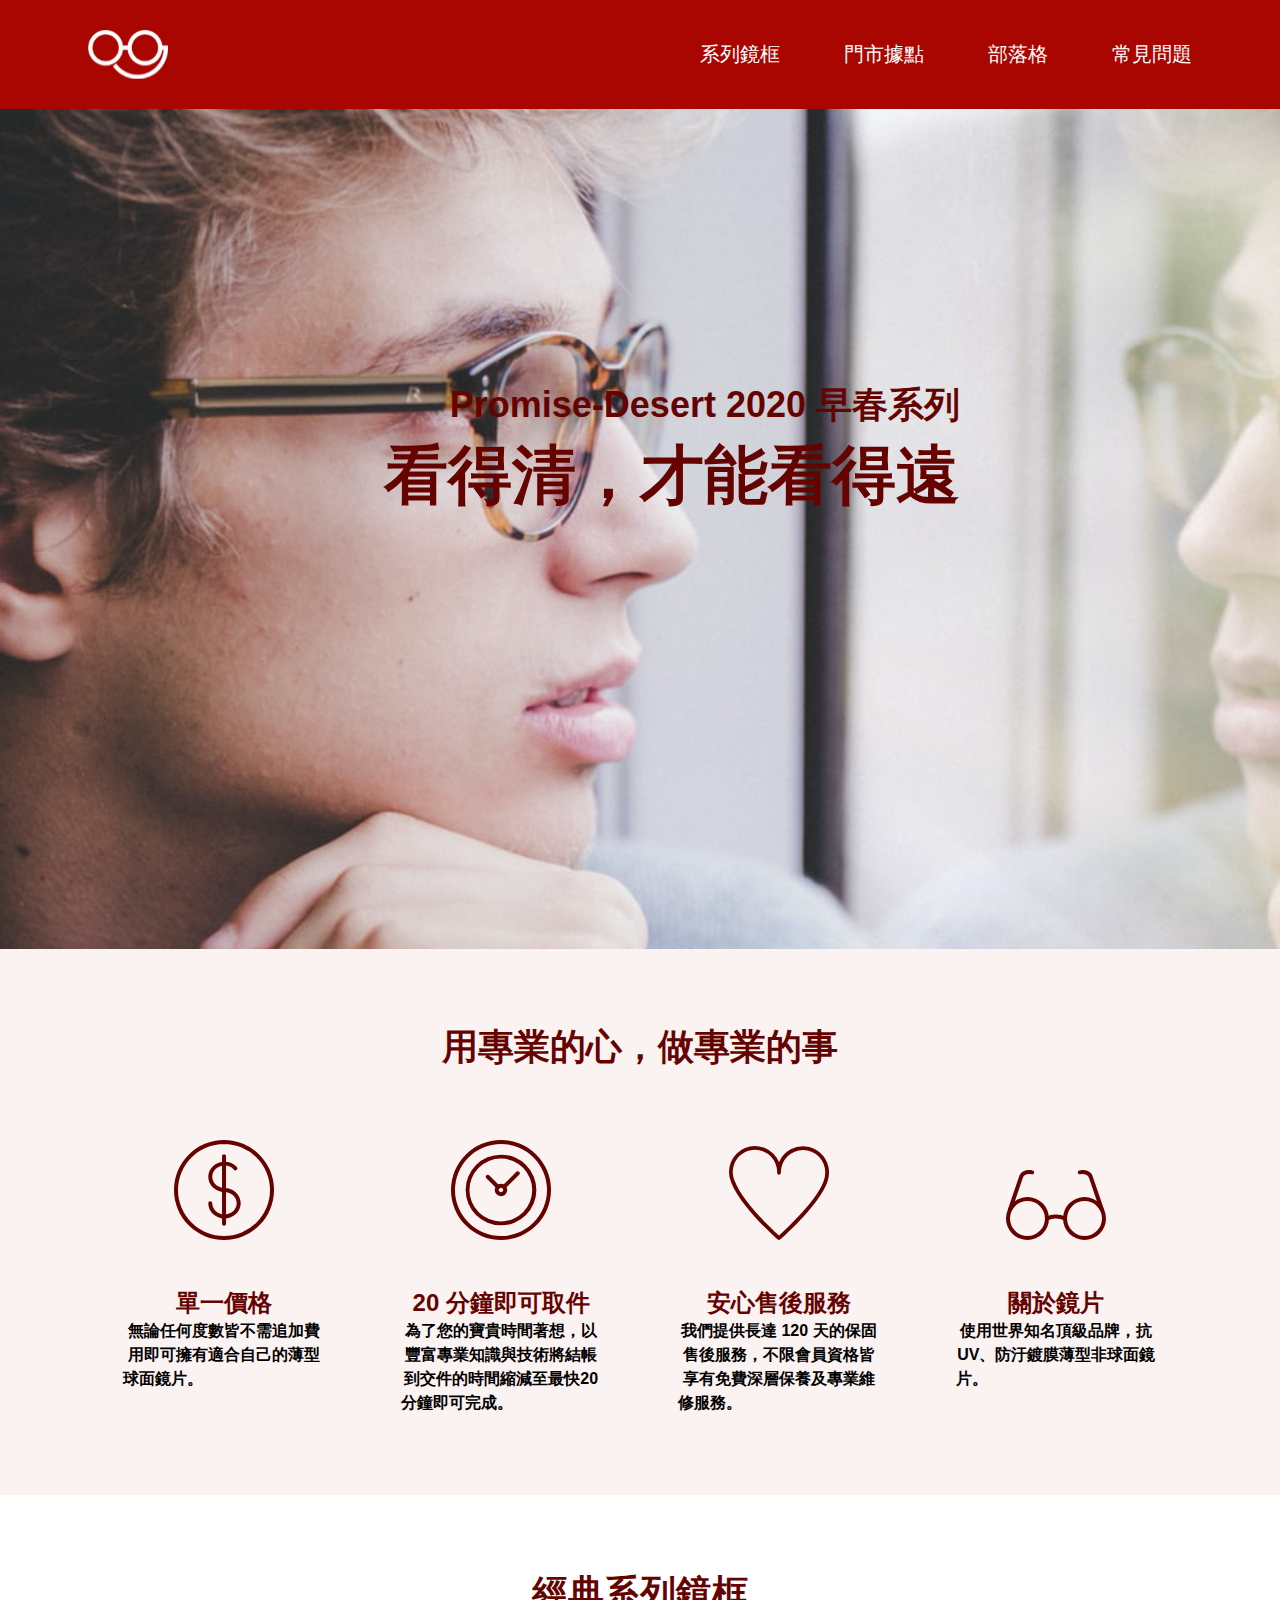
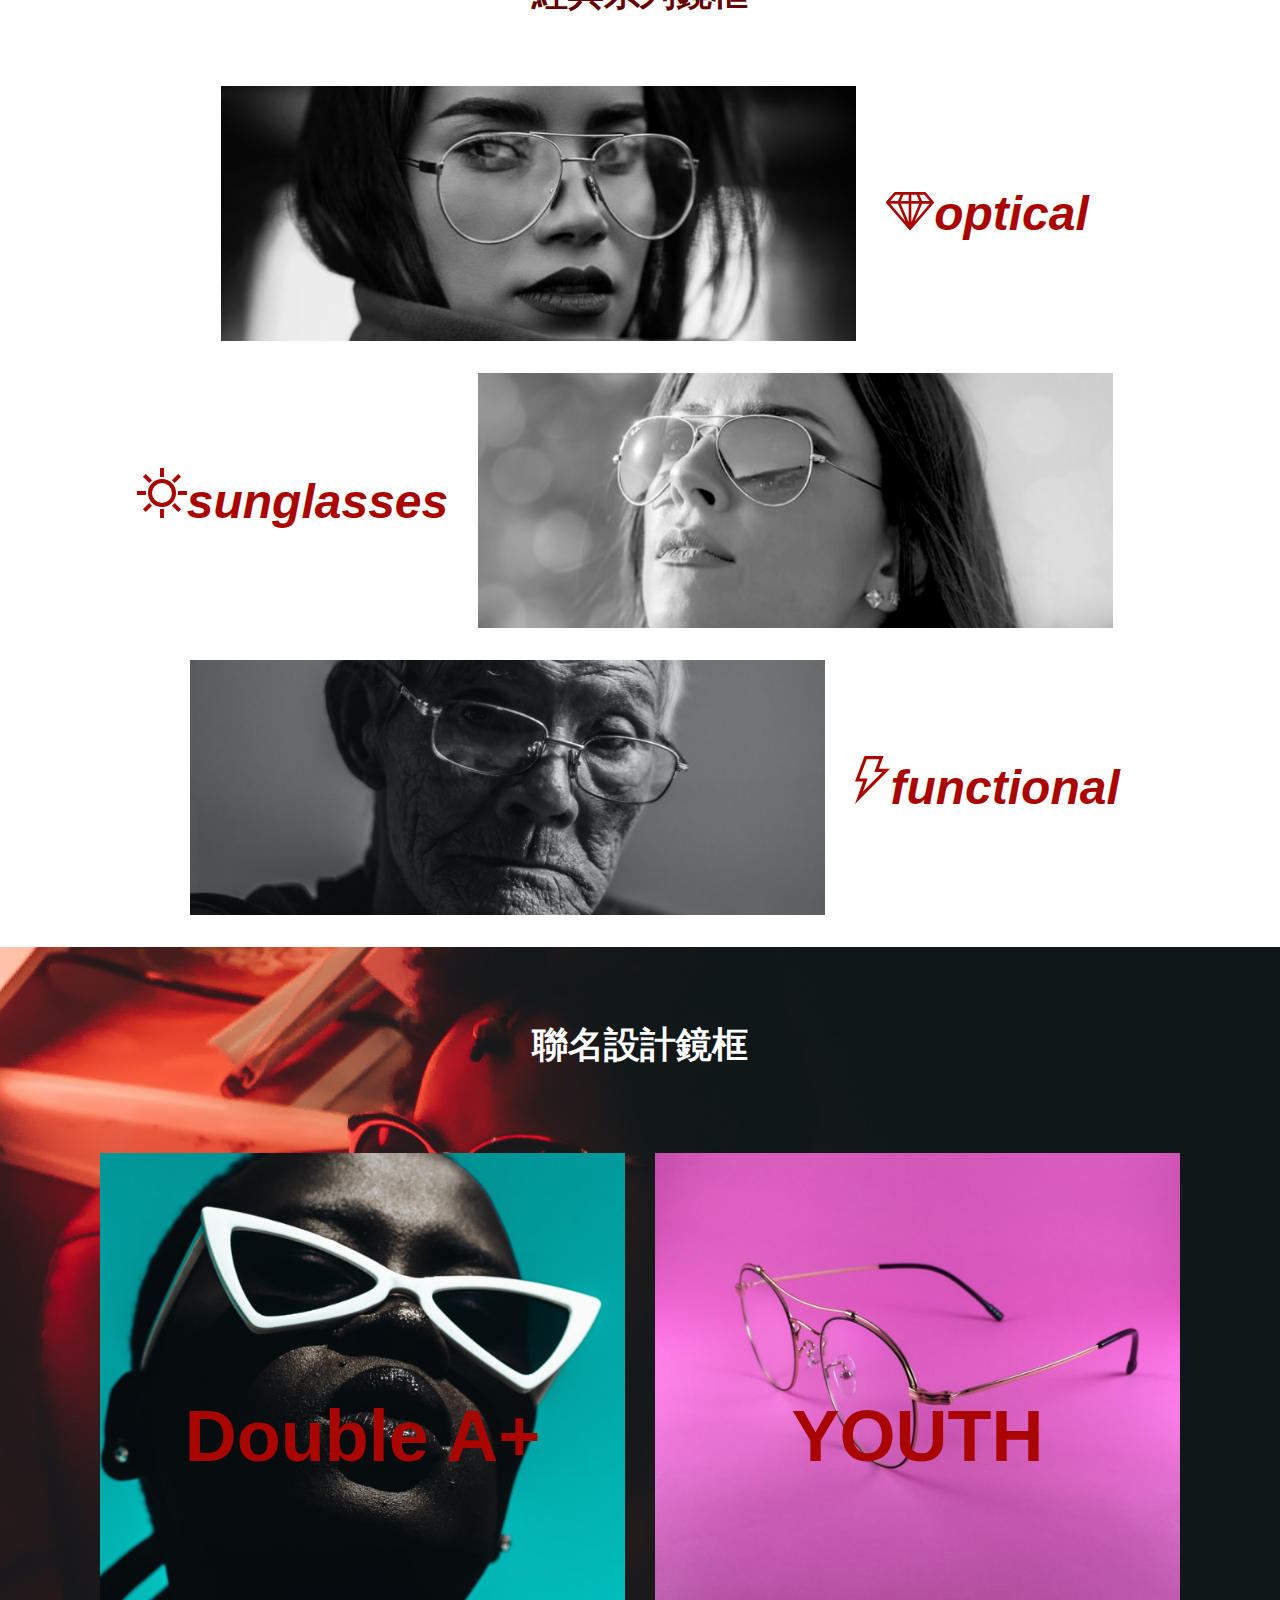
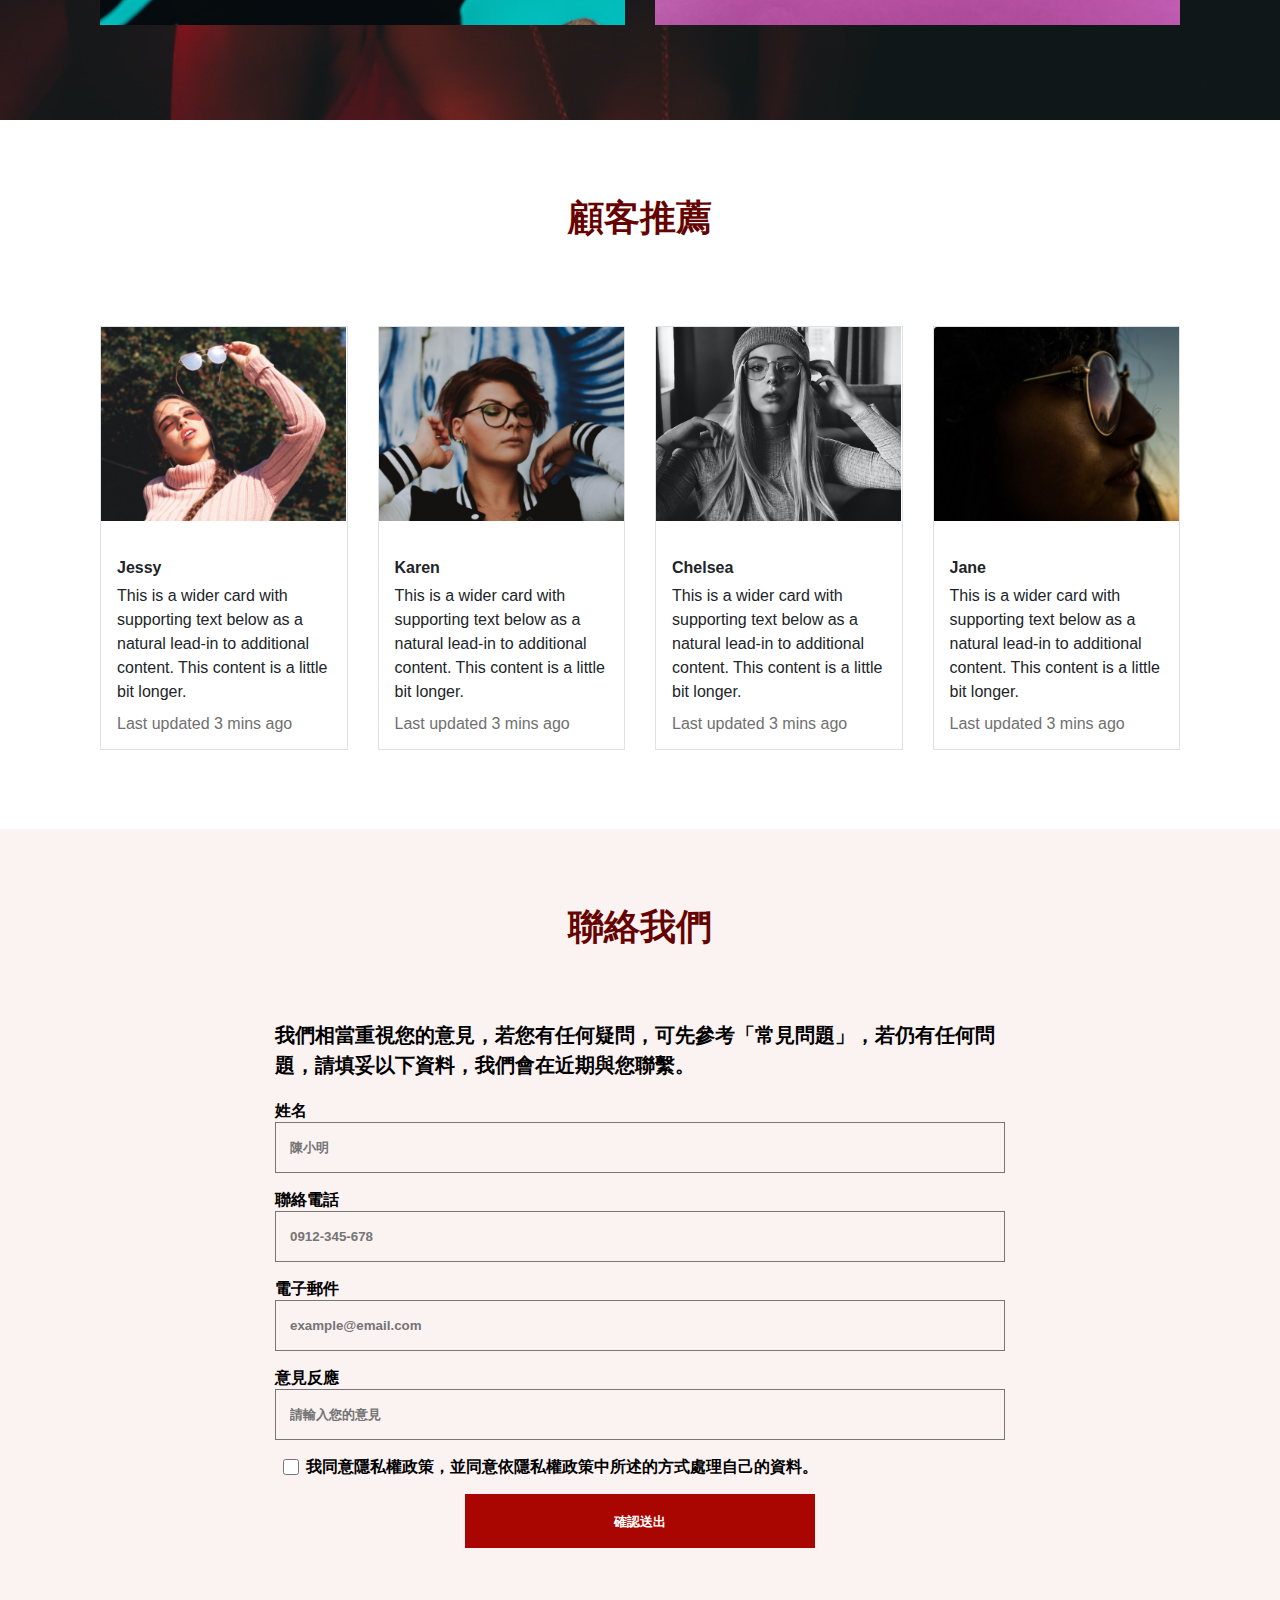
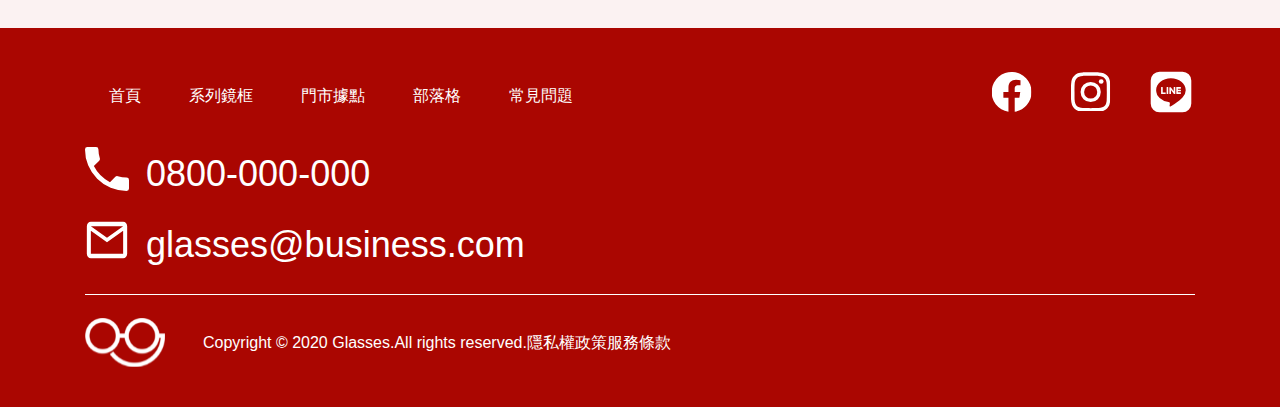
<file: index.html>
<!DOCTYPE html>
<html lang="en">
<head>
    <meta charset="UTF-8">
    <meta name="viewport" content="width=device-width, initial-scale=1.0">
    <title>第三周作業練習</title>
    <link rel="stylesheet" href="scss/all.css">
</head>
<body>

<!-- navbar starT -->
<div class="header">
    <div class="header__navbar">
        <h1>
            <a href="#">logo</a>
        </h1>
        <ul class="header__menu">
            <li><a href="/product-op.html">系列鏡框</a></li>
            <li><a href="/location.html">門市據點</a></li>
            <li><a href="#">部落格</a></li>
            <li><a href="#">常見問題</a></li>
        </ul>
    </div>
</div>
<!-- navbar end -->

<div class="home" id="home">
    <div class="container">
        <div class="home__title">
            <h4>Promise-Desert 2020 早春系列</h4>
            <h2>看得清，才能看得遠</h2>
        </div>
    </div>
</div>
<div class="feature" id="feature">
    <div class="container">
        <h4 class="subtitle">用專業的心，做專業的事</h4>
        <div class="feature__wrap">
            <div class="feature_list">
                <img src="/img/icon/icon-dollar.svg" alt="單一價格">
                <h6>單一價格</h6>
                <p>無論任何度數皆不需追加費用即可擁有適合自己的薄型球面鏡片。</p>
            </div>
            <div class="feature_list">
                <img src="/img/icon/icon-clock.svg" alt="20分鐘即可取件">
                <h6>20 分鐘即可取件</h6>
                <p>為了您的寶貴時間著想，以豐富專業知識與技術將結帳到交件的時間縮減至最快20 分鐘即可完成。</p>
            </div>
            <div class="feature_list">
                <img src="/img/icon/icon-heart.svg" alt="安心售後服務">
                <h6>安心售後服務</h6>
                <p>我們提供長達 120 天的保固售後服務，不限會員資格皆享有免費深層保養及專業維修服務。</p>
            </div>
            <div class="feature_list">
                <img src="/img/icon/icon-glasses.svg" alt="關於鏡片">
                <h6>關於鏡片</h6>
                <p>使用世界知名頂級品牌，抗UV、防汙鍍膜薄型非球面鏡片。</p>
            </div>
        </div>
    </div>
</div>
<div class="class" id="class">
    <div class="container">
        <h4 class="subtitle">經典系列鏡框</h4>
        <div class="class__list">
            <img src="/img/product-1.png" alt="">
            <h5 class="classlist__title"><span><img src="/img/icon/icon-diamond.svg" alt="optical"></span>optical</h5>
        </div>
        <div class="class__list">
            <img src="/img/product-2.png" alt="">
            <h5 class="classlist__title"><span><img src="/img/icon/icon-sun.svg" alt="sunglasses"></span>sunglasses</h5>
        </div>
        <div class="class__list">
            <img src="/img/product-3.png" alt="">
            <h5 class="classlist__title"><span><img src="/img/icon/icon-thunder.svg" alt="functional"></span>functional</h5>
        </div>
    </div>
</div>
<div class="co-branding" id="co-branding">
    <div class="container">
        <h4 class="subtitle">聯名設計鏡框</h4>
        <div class="co-branding__wrap">
            <div class="co-branding__list-l">
                <h5 class="co-brandinglist__title">Double A+</h5>
            </div>
            <div class="co-branding__list-r">
                <h5 class="co-brandinglist__title">YOUTH</h5>
            </div>
        </div>
    </div>
</div>
<div class="recommend" id="recommend">
    <div class="container">
        <h4 class="subtitle">顧客推薦</h4>
        <div class="recommend__wrap">
            <div class="recommend__card">
                <img src="/img/rec-1.png" alt="Jessy">
                <div class="card">
                    <p class="card__title">Jessy</p>
                    <p class="card__txt">This is a wider card with supporting text below as a natural lead-in to additional content. This content is a little bit longer.</p>
                    <p class="card__footer">Last updated 3 mins ago</p>
                </div>
            </div>
            <div class="recommend__card">
                <img src="/img/rec-2.png" alt="Karen">
                <div class="card">
                    <p class="card__title">Karen</p>
                    <p class="card__txt">This is a wider card with supporting text below as a natural lead-in to additional content. This content is a little bit longer.</p>
                    <p class="card__footer">Last updated 3 mins ago</p>
                </div>
            </div>
            <div class="recommend__card">
                <img src="/img/rec-3.png" alt="Chelsea">
                <div class="card">
                    <p class="card__title">Chelsea</p>
                    <p class="card__txt">This is a wider card with supporting text below as a natural lead-in to additional content. This content is a little bit longer.</p>
                    <p class="card__footer">Last updated 3 mins ago</p>
                </div>
            </div>
            <div class="recommend__card">
                <img src="/img/rec-4.png" alt="Jane">
                <div class="card">
                    <p class="card__title">Jane</p>
                    <p class="card__txt">This is a wider card with supporting text below as a natural lead-in to additional content. This content is a little bit longer.</p>
                    <p class="card__footer">Last updated 3 mins ago</p>
                </div>
            </div>
        </div>
    </div>
</div>
<div class="connection" id="contect">
    <h4 class="subtitle">聯絡我們</h4>
    <form action="#" mothod="post">
        <p>我們相當重視您的意見，若您有任何疑問，可先參考「常見問題」，若仍有任何問題，請填妥以下資料，我們會在近期與您聯繫。</p>
        <div>
            <label for="name">姓名</label>
            <input type="text" id="name" name="name" placeholder="陳小明">
        </div>
        <div>
            <label for="tel">聯絡電話</label>
            <input type="text" id="tel" name="tel" placeholder="0912-345-678">
        </div>
        <div>
            <label for="e-mail">電子郵件</label>
            <input type="text" id="e-mail" name="e-mail" placeholder="example@email.com">
        </div>
        <div>
            <label for="opinion">意見反應</label>
            <input type="text" id="opinion" name="opinion" placeholder="請輸入您的意見">
        </div>
        <div>
            <label for="accept" class="check-box">
                <input type="checkbox" id="accept" name="accept">
                <span>我同意隱私權政策，並同意依隱私權政策中所述的方式處理自己的資料。</span>
            </label>
        </div>
        <div class="btn"></div>
            <input type="submit" value="確認送出">
        </div>

    </form>
</div>

<!-- footer start -->
<div class="footer">
    <div class="footer__wrap">
        <div class="footer__menu">
            <ul class="footer__nav">
                <li><a href="/index.html">首頁</a></li>
                <li><a href="/product-op.html">系列鏡框</a></li>
                <li><a href="/location.html">門市據點</a></li>
                <li><a href="#">部落格</a></li>
                <li><a href="#">常見問題</a></li>
            </ul>
            <ul class="footer__logo">
                <li><a href="#"><img src="img/logo/icon-fb.svg" alt="facebook"></a></li>
                <li><a href="#"><img src="img/logo/icon-ig.svg" alt="instagram"></a></li>
                <li><a href="#"><img src="img/logo/icon-line.svg" alt="line"></a></li>
            </ul>
            <div class="footer_info">
                <a href="#">
                    <img src="img/icon/icon-phone.svg" alt="tel">
                    <p>
                        0800-000-000
                    </p>
                </a> 
                <a href="#">
                    <img src="img/icon/icon-mail.svg" alt="mail">
                    <p>
                        glasses@business.com
                    </p>
                </a>
            </div>
        </div>
        <div class="hr"></div>
        <div class="footer__copyright">
            <ul>
                <li class="footer__copyright__logo"><a href="#">logo</a></li>
                <li>Copyright © 2020 Glasses.All rights reserved.</li>
                <li><a href="#"></a>隱私權政策</a></li>
                <li><a href="#"></a>服務條款</a></li>
            </ul>
        </div>  
    </div>
</div>
<!-- footer end -->



</body>
</html>
</file>
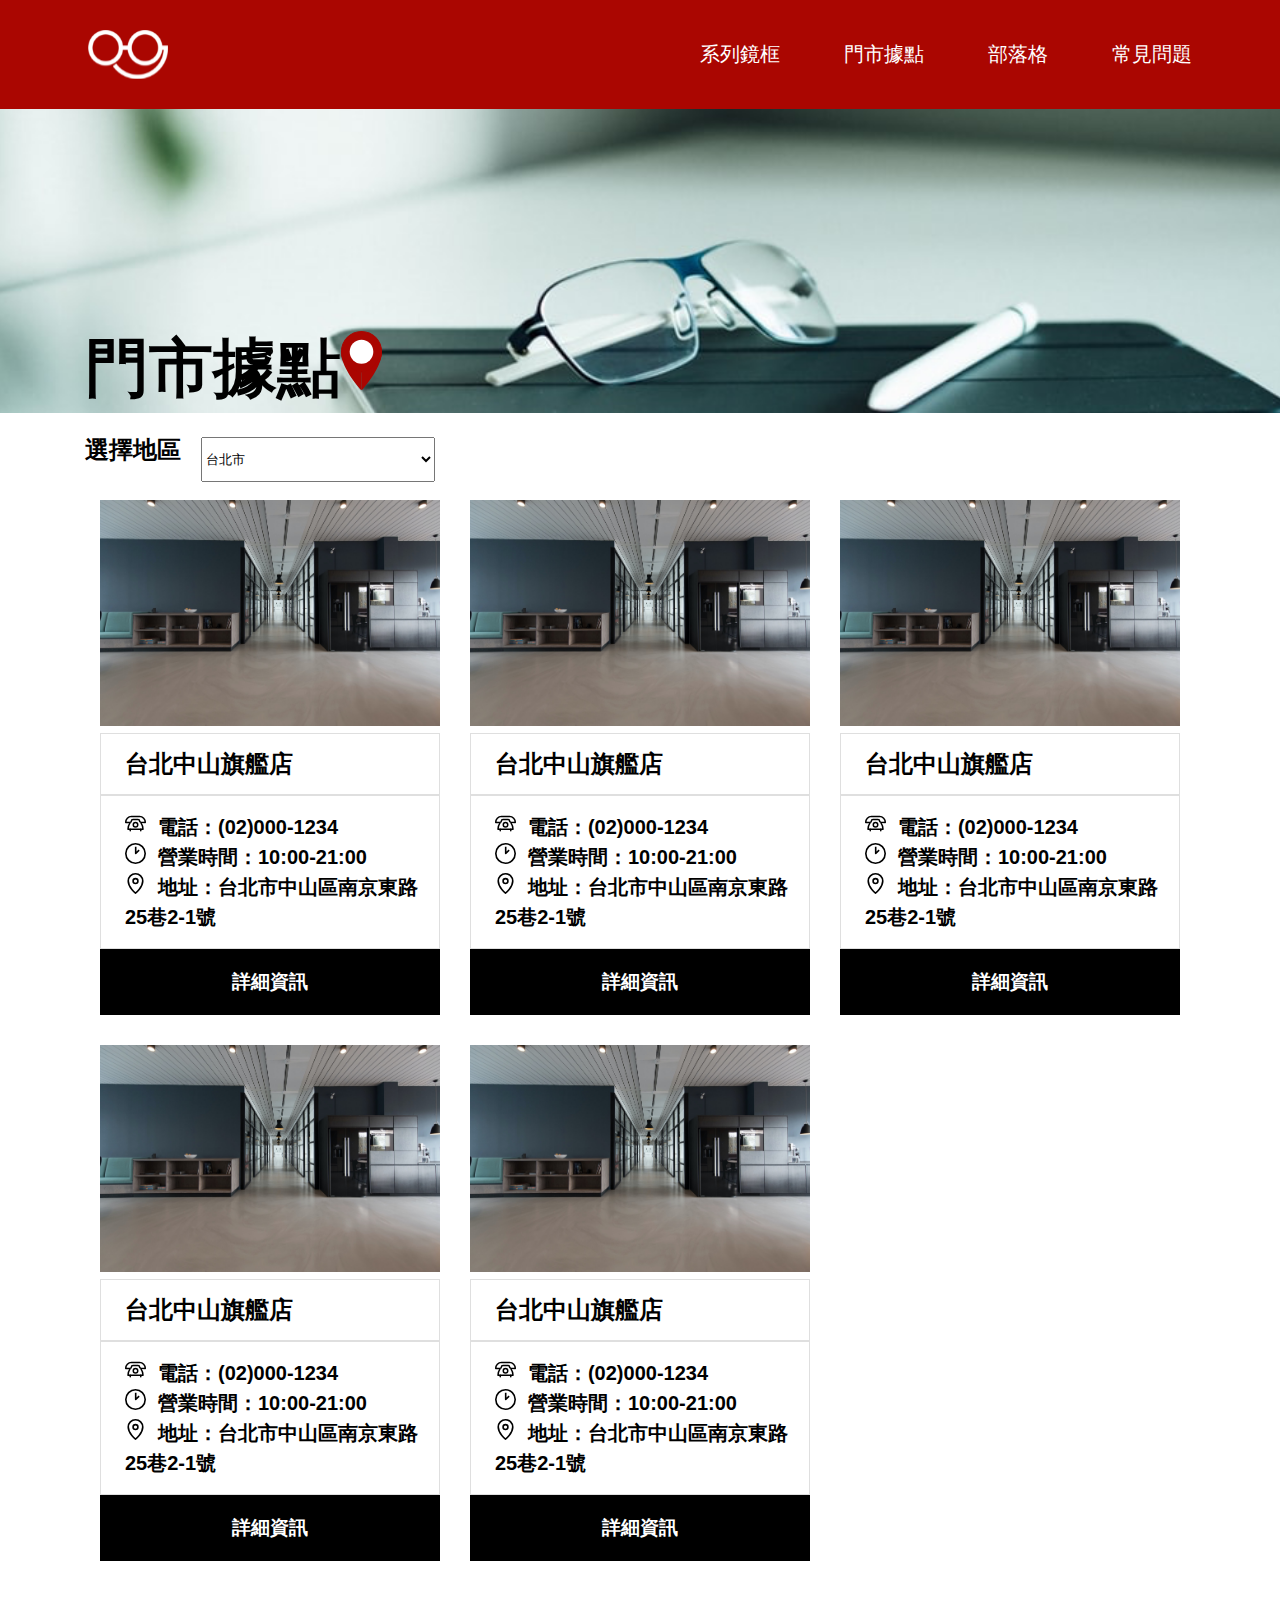
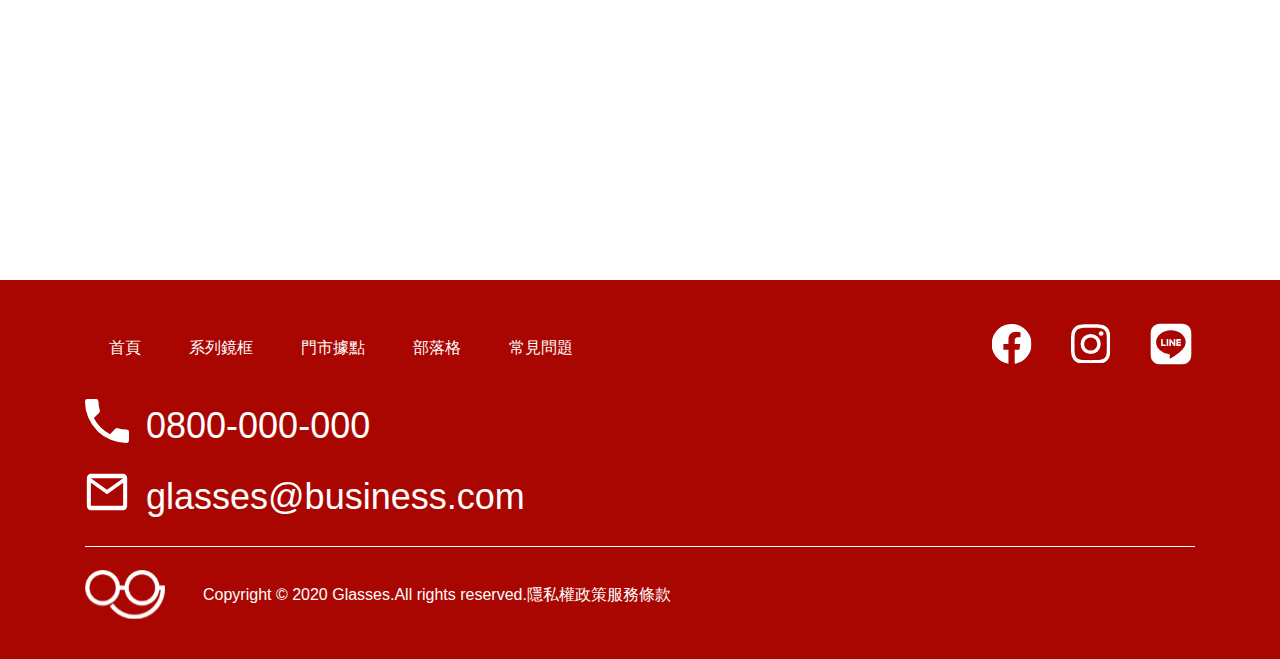
<file: location.html>
<!DOCTYPE html>
<html lang="en">
<head>
    <meta charset="UTF-8">
    <meta name="viewport" content="width=device-width, initial-scale=1.0">
    <title>第三周作業練習</title>
    <link rel="stylesheet" href="scss/all.css">
</head>
<body>

<!-- navbar start -->
<div class="header">
    <div class="header__navbar">
        <h1>
            <a href="#">logo</a>
        </h1>
        <ul class="header__menu">
            <li><a href="/product-op.html">系列鏡框</a></li>
            <li><a href="/location.html">門市據點</a></li>
            <li><a href="#">部落格</a></li>
            <li><a href="#">常見問題</a></li>
        </ul>
    </div>
</div>
 <!-- navbar end -->

<div class="l-header">
    <div class="container">
        <h2>門市據點<span><img src="/img/icon/icon-location.svg"></span></h2>
    </div>
</div>
<div class="select-option">
    <div class="container">
        <form>
            <p>選擇地區</p>
            <select name="YourLocation">
                <option value="Taipei">台北市</option>
                <option value="NewTaipeiCity">新北市</option>
                <option value="Taoyuan">桃園</option>
                <option value="Hsinchu">新竹</option>
            </select>
        </form>
    </div>
</div>

<div class="location__list">
    <div class="container">
        <div class="l-card__wrap">
            <div class="l-card">
                <img src="/img/locate1.jpeg" alt="台北中山旗艦店">
                <div class="l-card__title">台北中山旗艦店</div>
                <ul class="l-card__txt">
                    <li><span><img src="/img/icon/icon-phone-black.svg" alt=""></span>電話：(02)000-1234</li>
                    <li><span><img src="/img/icon/icon-clock-black.svg" alt=""></span>營業時間：10:00-21:00</li>
                    <li><span><img src="/img/icon/icon-map.svg" alt=""></span>地址：台北市中山區南京東路25巷2-1號</li>
                </ul>
                <div class="l-card__btn">
                    <p>詳細資訊</p>
                </div>
            </div>
            <div class="l-card">
                <img src="/img/locate1.jpeg" alt="台北中山旗艦店">
                <div class="l-card__title">台北中山旗艦店</div>
                <ul class="l-card__txt">
                    <li><span><img src="/img/icon/icon-phone-black.svg" alt=""></span>電話：(02)000-1234</li>
                    <li><span><img src="/img/icon/icon-clock-black.svg" alt=""></span>營業時間：10:00-21:00</li>
                    <li><span><img src="/img/icon/icon-map.svg" alt=""></span>地址：台北市中山區南京東路25巷2-1號</li>
                </ul>
                <div class="l-card__btn">
                    <p>詳細資訊</p>
                </div>
            </div>
            <div class="l-card">
                <img src="/img/locate1.jpeg" alt="台北中山旗艦店">
                <div class="l-card__title">台北中山旗艦店</div>
                <ul class="l-card__txt">
                    <li><span><img src="/img/icon/icon-phone-black.svg" alt=""></span>電話：(02)000-1234</li>
                    <li><span><img src="/img/icon/icon-clock-black.svg" alt=""></span>營業時間：10:00-21:00</li>
                    <li><span><img src="/img/icon/icon-map.svg" alt=""></span>地址：台北市中山區南京東路25巷2-1號</li>
                </ul>
                <div class="l-card__btn">
                    <p>詳細資訊</p>
                </div>
            </div>
            <div class="l-card">
                <img src="/img/locate1.jpeg" alt="台北中山旗艦店">
                <div class="l-card__title">台北中山旗艦店</div>
                <ul class="l-card__txt">
                    <li><span><img src="/img/icon/icon-phone-black.svg" alt=""></span>電話：(02)000-1234</li>
                    <li><span><img src="/img/icon/icon-clock-black.svg" alt=""></span>營業時間：10:00-21:00</li>
                    <li><span><img src="/img/icon/icon-map.svg" alt=""></span>地址：台北市中山區南京東路25巷2-1號</li>
                </ul>
                <div class="l-card__btn">
                    <p>詳細資訊</p>
                </div>
            </div>
            <div class="l-card">
                <img src="/img/locate1.jpeg" alt="台北中山旗艦店">
                <div class="l-card__title">台北中山旗艦店</div>
                <ul class="l-card__txt">
                    <li><span><img src="/img/icon/icon-phone-black.svg" alt=""></span>電話：(02)000-1234</li>
                    <li><span><img src="/img/icon/icon-clock-black.svg" alt=""></span>營業時間：10:00-21:00</li>
                    <li><span><img src="/img/icon/icon-map.svg" alt=""></span>地址：台北市中山區南京東路25巷2-1號</li>
                </ul>
                <div class="l-card__btn">
                    <p>詳細資訊</p>
                </div>
            </div>
        </div>

    </div>
</div>



<!-- footer start -->
<div class="footer">
    <div class="footer__wrap">
        <div class="footer__menu">
            <ul class="footer__nav">
                <li><a href="/index.html">首頁</a></li>
                <li><a href="/product-op.html">系列鏡框</a></li>
                <li><a href="/location.html">門市據點</a></li>
                <li><a href="#">部落格</a></li>
                <li><a href="#">常見問題</a></li>
            </ul>
            <ul class="footer__logo">
                <li><a href="#"><img src="img/logo/icon-fb.svg" alt="facebook"></a></li>
                <li><a href="#"><img src="img/logo/icon-ig.svg" alt="instagram"></a></li>
                <li><a href="#"><img src="img/logo/icon-line.svg" alt="line"></a></li>
            </ul>
            <div class="footer_info">
                <a href="#">
                    <img src="img/icon/icon-phone.svg" alt="tel">
                    <p>
                        0800-000-000
                    </p>
                </a> 
                <a href="#">
                    <img src="img/icon/icon-mail.svg" alt="mail">
                    <p>
                        glasses@business.com
                    </p>
                </a>
            </div>
        </div>
        <div class="hr"></div>
        <div class="footer__copyright">
            <ul>
                <li class="footer__copyright__logo"><a href="#">logo</a></li>
                <li>Copyright © 2020 Glasses.All rights reserved.</li>
                <li><a href="#"></a>隱私權政策</a></li>
                <li><a href="#"></a>服務條款</a></li>
            </ul>
        </div>  
    </div>
</div>
<!-- footer end -->



</body>
</html>
</file>
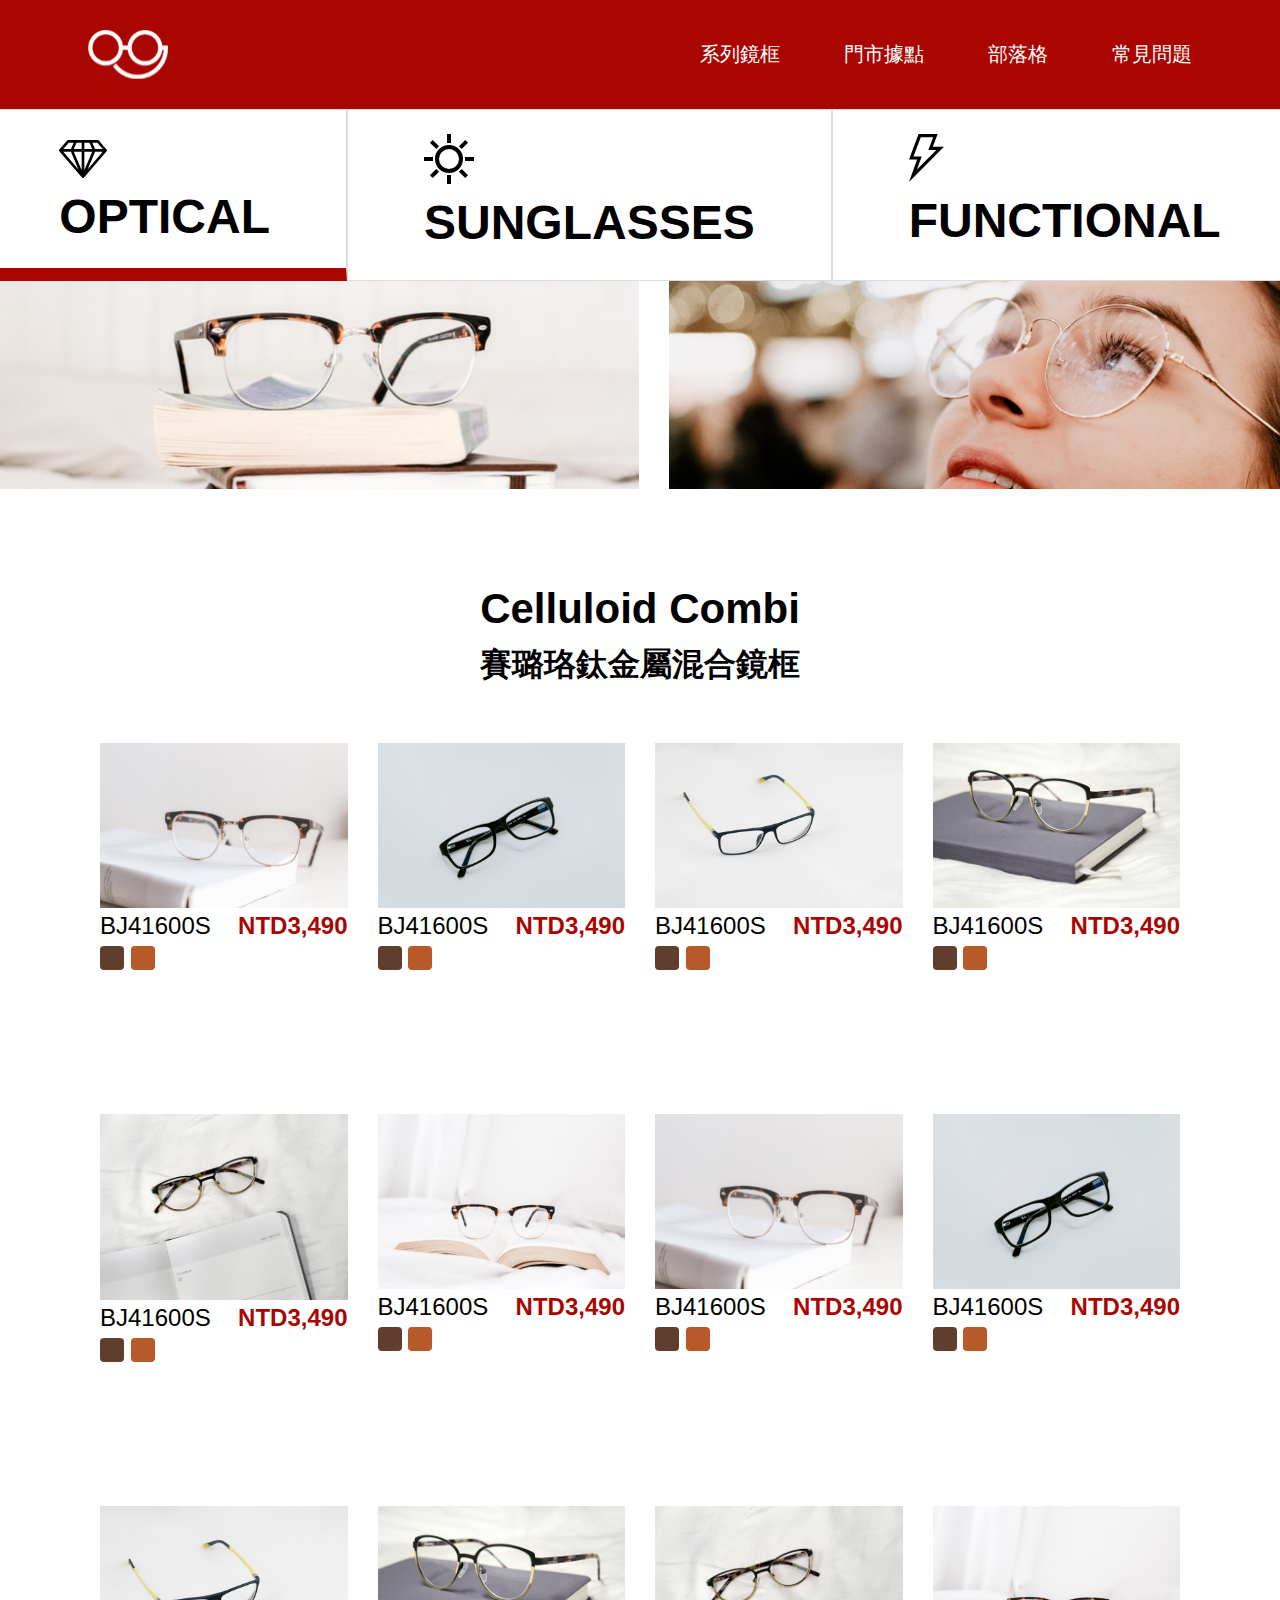
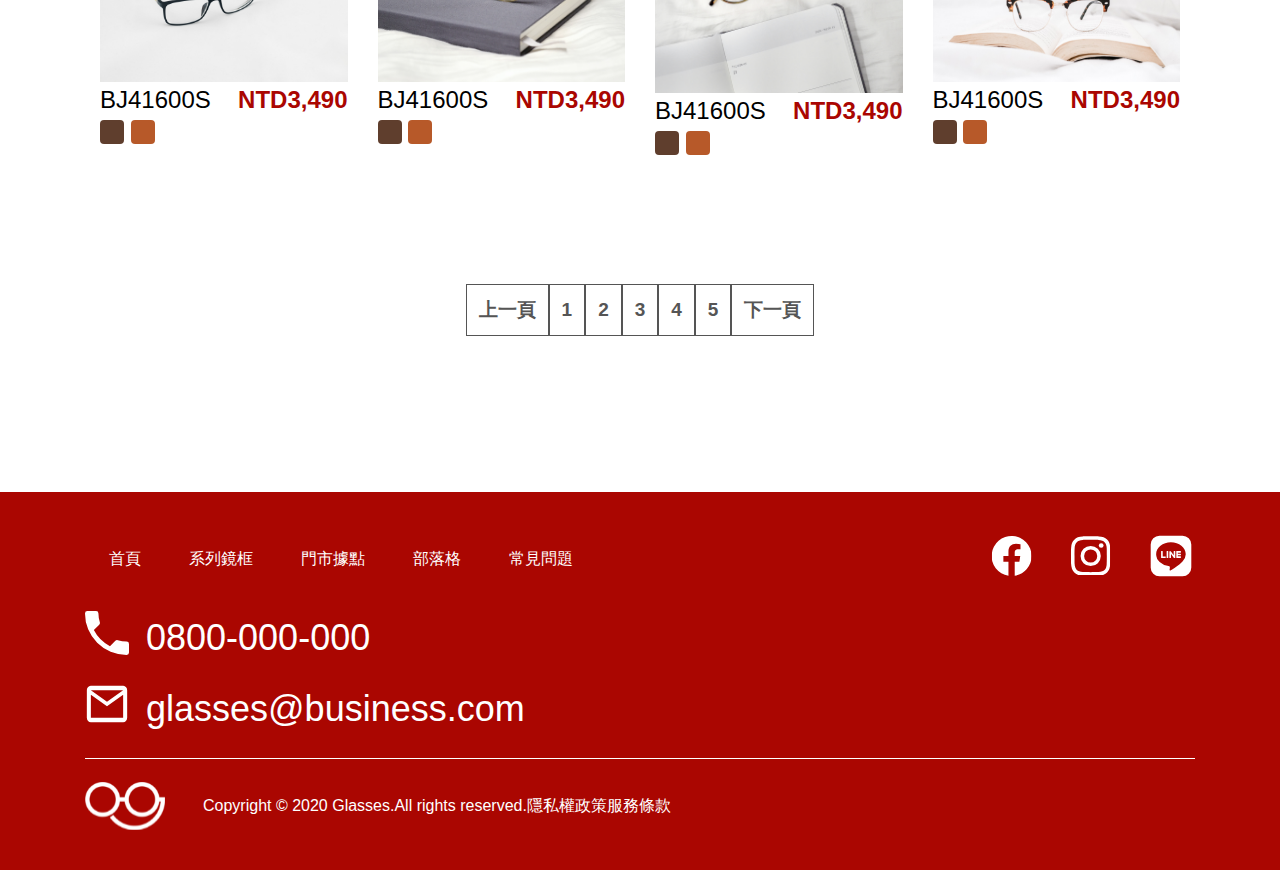
<file: product-op.html>
<!DOCTYPE html>
<html lang="en">
<head>
    <meta charset="UTF-8">
    <meta name="viewport" content="width=device-width, initial-scale=1.0">
    <title>第三周作業練習</title>
    <link rel="stylesheet" href="scss/all.css">
</head>
<body>

<!-- navbar start -->
<div class="header">
    <div class="header__navbar">
        <h1>
            <a href="#">logo</a>
        </h1>
        <ul class="header__menu">
            <li><a href="/product-op.html">系列鏡框</a></li>
            <li><a href="/location.html">門市據點</a></li>
            <li><a href="#">部落格</a></li>
            <li><a href="#">常見問題</a></li>
        </ul>
    </div>
</div>
 <!-- navbar end -->

 <div class="choose">
    <ul class="choose__list">
        <li class="choosed">
            <a href="#">
                <h3><span><img src="/img/icon/icon-diamond-black.svg" alt="OPTICAL"></span>OPTICAL</h3>
            </a>
        </li>
        <li>
            <a href="#">
                <h3><span><img src="/img/icon/icon-sun-black.svg" alt="SUNGLASSES"></span>SUNGLASSES</h3>
            </a>   
        </li>
        <li>
            <a href="#">
                <h3><span><img src="/img/icon/icon-thunder-black.svg" alt="FUNCTIONAL"></span>FUNCTIONAL</h3>
            </a>
        </li>
    </ul>
</div>
<div class="p-header">
    <img src="/img/banner-1.png" alt="">
    <img src="/img/banner-2.png" alt="">
</div>
<div class="glass">
    <h2 class="glass__subtitle">Celluloid Combi</h2>
    <h2 class="glass__title">賽璐珞鈦金屬混合鏡框</h2>  
    <div class="container">
        <div class="glass__list">
            <div class="glass__card">
                <img src="/img/products-1.jpg" alt="">
                <ul class="glass__info">
                    <li>BJ41600S</li>
                    <li>NTD3,490</li>
                    <li></li>
                    <li></li>
                </ul>
            </div>
            <div class="glass__card">
                <img src="/img/products-7.jpg" alt="">
                <ul class="glass__info">
                    <li>BJ41600S</li>
                    <li>NTD3,490</li>
                    <li></li>
                    <li></li>
                </ul>
            </div>
            <div class="glass__card">
                <img src="/img/products-8.jpg" alt="">
                <ul class="glass__info">
                    <li>BJ41600S</li>
                    <li>NTD3,490</li>
                    <li></li>
                    <li></li>
                </ul>
            </div>
            <div class="glass__card">
                <img src="/img/products-10.jpg" alt="">
                <ul class="glass__info">
                    <li>BJ41600S</li>
                    <li>NTD3,490</li>
                    <li></li>
                    <li></li>
                </ul>
            </div>
            <div class="glass__card">
                <img src="/img/products-9.jpg" alt="">
                <ul class="glass__info">
                    <li>BJ41600S</li>
                    <li>NTD3,490</li>
                    <li></li>
                    <li></li>
                </ul>
            </div>
            <div class="glass__card">
                <img src="/img/products-12.jpg" alt="">
                <ul class="glass__info">
                    <li>BJ41600S</li>
                    <li>NTD3,490</li>
                    <li></li>
                    <li></li>
                </ul>
            </div>
            <div class="glass__card">
                <img src="/img/products-1.jpg" alt="">
                <ul class="glass__info">
                    <li>BJ41600S</li>
                    <li>NTD3,490</li>
                    <li></li>
                    <li></li>
                </ul>
            </div>
            <div class="glass__card">
                <img src="/img/products-7.jpg" alt="">
                <ul class="glass__info">
                    <li>BJ41600S</li>
                    <li>NTD3,490</li>
                    <li></li>
                    <li></li>
                </ul>
            </div>
            <div class="glass__card">
                <img src="/img/products-8.jpg" alt="">
                <ul class="glass__info">
                    <li>BJ41600S</li>
                    <li>NTD3,490</li>
                    <li></li>
                    <li></li>
                </ul>
            </div>
            <div class="glass__card">
                <img src="/img/products-10.jpg" alt="">
                <ul class="glass__info">
                    <li>BJ41600S</li>
                    <li>NTD3,490</li>
                    <li></li>
                    <li></li>
                </ul>
            </div>
            <div class="glass__card">
                <img src="/img/products-9.jpg" alt="">
                <ul class="glass__info">
                    <li>BJ41600S</li>
                    <li>NTD3,490</li>
                    <li></li>
                    <li></li>
                </ul>
            </div>
            <div class="glass__card">
                <img src="/img/products-12.jpg" alt="">
                <ul class="glass__info">
                    <li>BJ41600S</li>
                    <li>NTD3,490</li>
                    <li></li>
                    <li></li>
                </ul>
            </div>
        </div>
    </div>
</div>

<div class="page">
    <ul class="pagebox">
        <li><a href="#">上一頁</a></li>
        <li><a href="#">1</a></li>
        <li><a href="#">2</a></li>
        <li><a href="#">3</a></li>
        <li><a href="#">4</a></li>
        <li><a href="#">5</a></li>
        <li><a href="#">下一頁</a></li>
    </ul>
</div>




<!-- footer start -->
<div class="footer">
    <div class="footer__wrap">
        <div class="footer__menu">
            <ul class="footer__nav">
                <li><a href="/index.html">首頁</a></li>
                <li><a href="/product-op.html">系列鏡框</a></li>
                <li><a href="/location.html">門市據點</a></li>
                <li><a href="#">部落格</a></li>
                <li><a href="#">常見問題</a></li>
            </ul>
            <ul class="footer__logo">
                <li><a href="#"><img src="img/logo/icon-fb.svg" alt="facebook"></a></li>
                <li><a href="#"><img src="img/logo/icon-ig.svg" alt="instagram"></a></li>
                <li><a href="#"><img src="img/logo/icon-line.svg" alt="line"></a></li>
            </ul>
            <div class="footer_info">
                <a href="#">
                    <img src="img/icon/icon-phone.svg" alt="tel">
                    <p>
                        0800-000-000
                    </p>
                </a> 
                <a href="#">
                    <img src="img/icon/icon-mail.svg" alt="mail">
                    <p>
                        glasses@business.com
                    </p>
                </a>
            </div>
        </div>
        <div class="hr"></div>
        <div class="footer__copyright">
            <ul>
                <li class="footer__copyright__logo"><a href="#">logo</a></li>
                <li>Copyright © 2020 Glasses.All rights reserved.</li>
                <li><a href="#"></a>隱私權政策</a></li>
                <li><a href="#"></a>服務條款</a></li>
            </ul>
        </div>  
    </div>
</div>
<!-- footer end -->



</body>
</html>
</file>
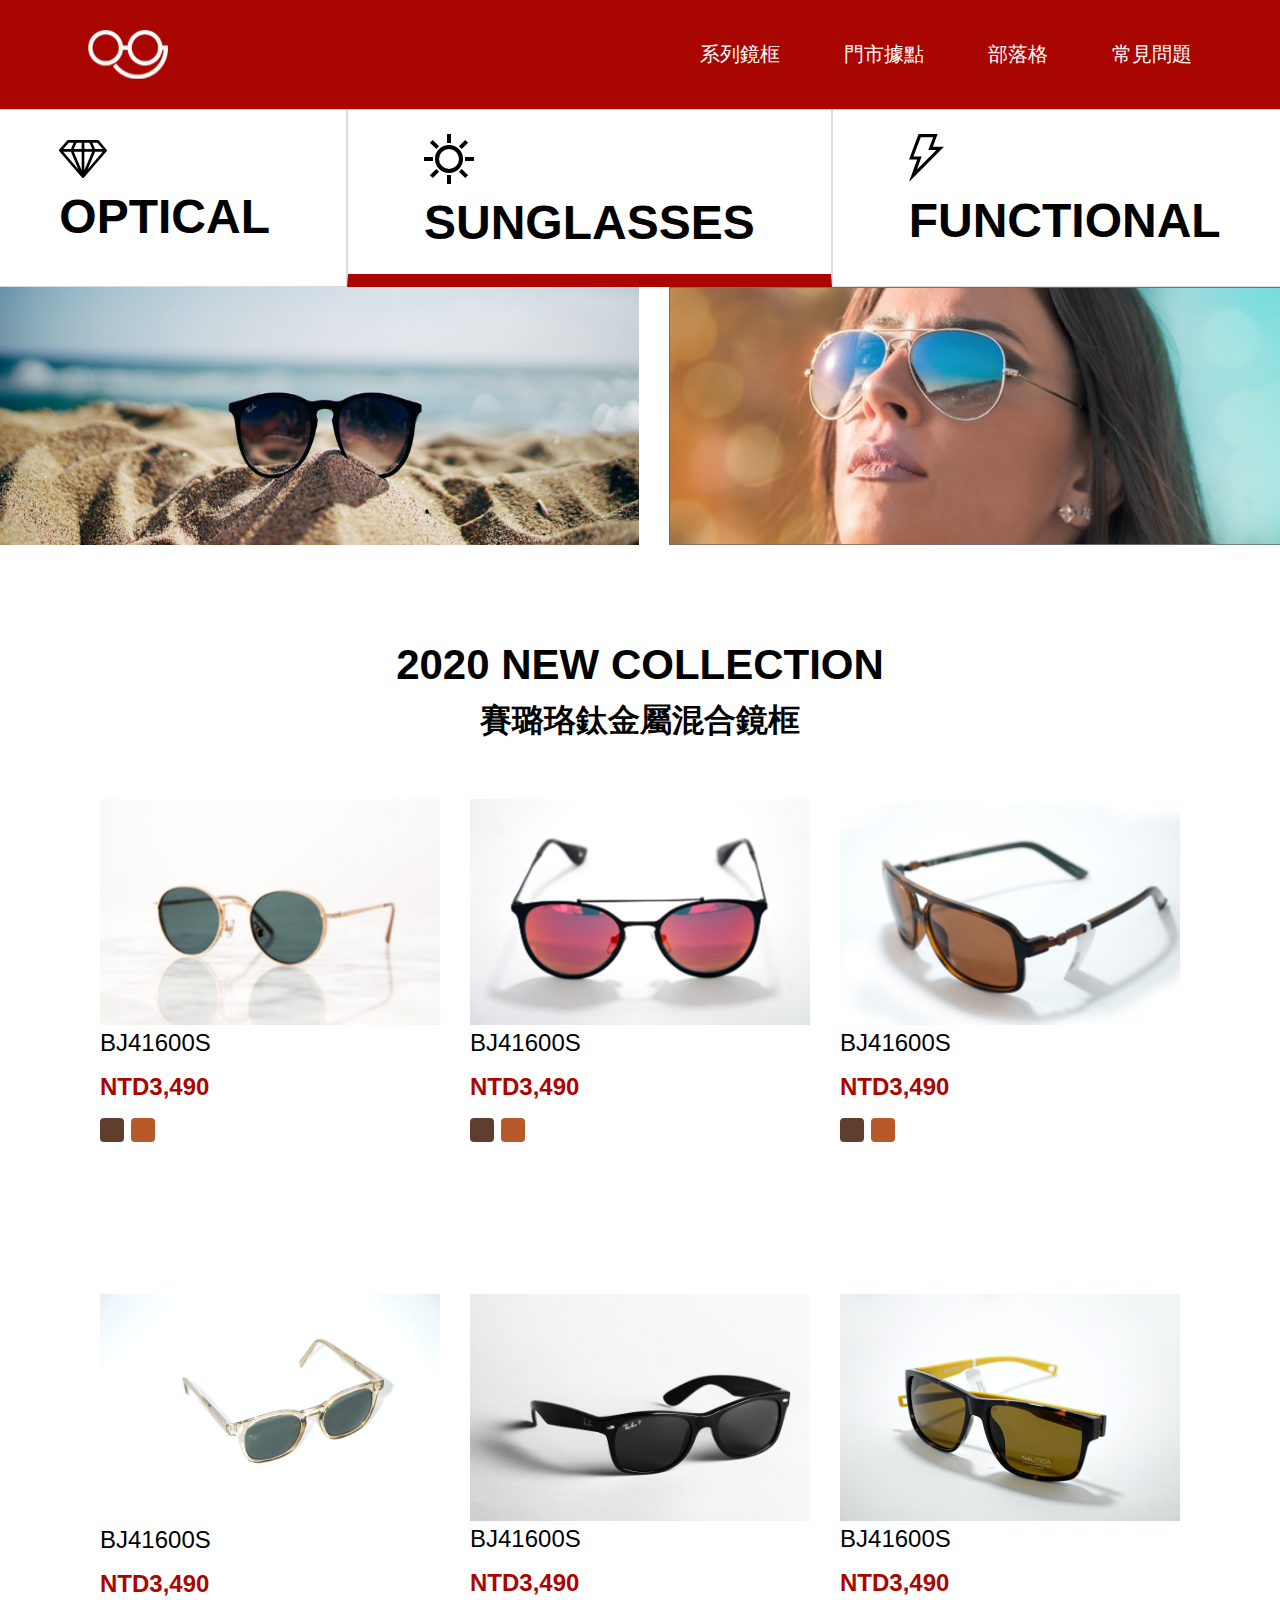
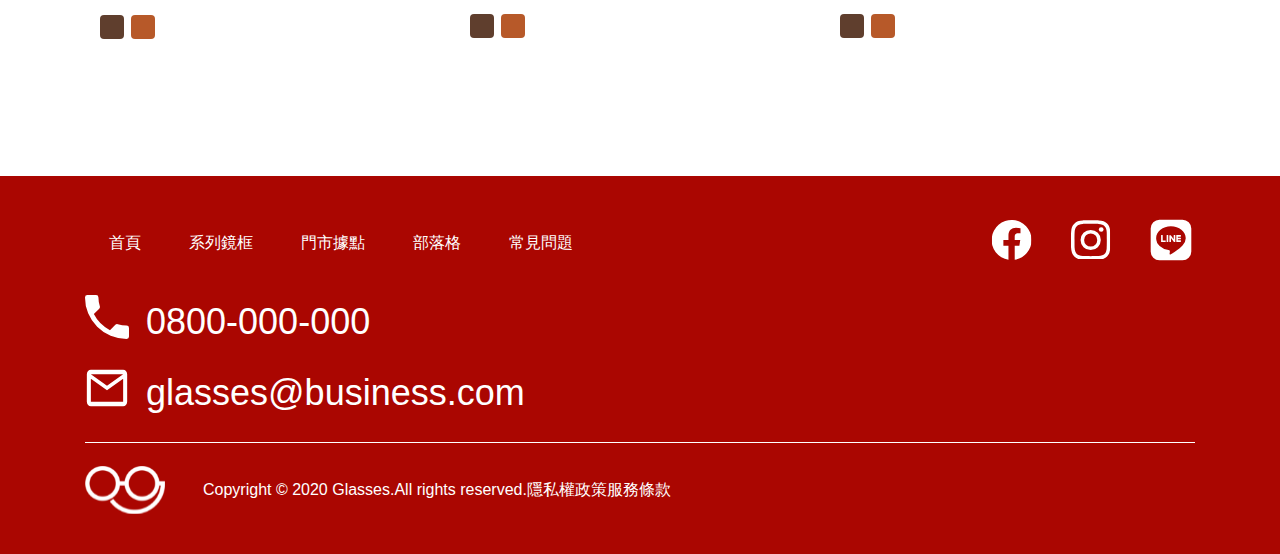
<file: product.html>
<!DOCTYPE html>
<html lang="en">
<head>
    <meta charset="UTF-8">
    <meta name="viewport" content="width=device-width, initial-scale=1.0">
    <title>第三周作業練習</title>
    <link rel="stylesheet" href="scss/all.css">
</head>
<body>

<!-- navbar start -->
<div class="header">
    <div class="header__navbar">
        <h1>
            <a href="#">logo</a>
        </h1>
        <ul class="header__menu">
            <li><a href="/product-op.html">系列鏡框</a></li>
            <li><a href="/location.html">門市據點</a></li>
            <li><a href="#">部落格</a></li>
            <li><a href="#">常見問題</a></li>
        </ul>
    </div>
</div>
 <!-- navbar end -->

 <div class="choose">
    <ul class="choose__list">
        <li>
            <a href="#">
                <h3><span><img src="/img/icon/icon-diamond-black.svg" alt="OPTICAL"></span>OPTICAL</h3>
            </a>
        </li>
        <li class="choosed">
            <a href="#">
                <h3><span><img src="/img/icon/icon-sun-black.svg" alt="SUNGLASSES"></span>SUNGLASSES</h3>
            </a>   
        </li>
        <li>
            <a href="#">
                <h3><span><img src="/img/icon/icon-thunder-black.svg" alt="FUNCTIONAL"></span>FUNCTIONAL</h3>
            </a>
        </li>
    </ul>
</div>
<div class="p-header">
    <img src="/img/banner-3.png" alt="">
    <img src="/img/product-2-color.png" alt="">
</div>
<div class="glass">
    <h2 class="glass__subtitle">2020 NEW COLLECTION</h2>
    <h2 class="glass__title">賽璐珞鈦金屬混合鏡框</h2>  
    <div class="container">
        <div class="glass__list">
            <div class="glass__card product__list">
                <img src="/img/products-4.jpg" alt="">
                <ul class="product__info">
                    <li>BJ41600S</li>
                    <li>NTD3,490</li>
                    <li></li>
                    <li></li>
                </ul>
            </div>
            <div class="glass__card product__list">
                <img src="/img/products-3.jpg" alt="">
                <ul class="product__info">
                    <li>BJ41600S</li>
                    <li>NTD3,490</li>
                    <li></li>
                    <li></li>
                </ul>
            </div>
            <div class="glass__card product__list">
                <img src="/img/products-2.jpg" alt="">
                <ul class="product__info">
                    <li>BJ41600S</li>
                    <li>NTD3,490</li>
                    <li></li>
                    <li></li>
                </ul>
            </div>
            <div class="glass__card product__list">
                <img src="/img/products-6.jpg" alt="">
                <ul class="product__info">
                    <li>BJ41600S</li>
                    <li>NTD3,490</li>
                    <li></li>
                    <li></li>
                </ul>
            </div>
            <div class="glass__card product__list">
                <img src="/img/products-11.jpg" alt="">
                <ul class="product__info">
                    <li>BJ41600S</li>
                    <li>NTD3,490</li>
                    <li></li>
                    <li></li>
                </ul>
            </div>
            <div class="glass__card product__list">
                <img src="/img/products-5.jpg" alt="">
                <ul class="product__info">
                    <li>BJ41600S</li>
                    <li>NTD3,490</li>
                    <li></li>
                    <li></li>
                </ul>
            </div>
        </div>
    </div>
</div>




<!-- footer start -->
<div class="footer">
    <div class="footer__wrap">
        <div class="footer__menu">
            <ul class="footer__nav">
                <li><a href="/index.html">首頁</a></li>
                <li><a href="/product-op.html">系列鏡框</a></li>
                <li><a href="/location.html">門市據點</a></li>
                <li><a href="#">部落格</a></li>
                <li><a href="#">常見問題</a></li>
            </ul>
            <ul class="footer__logo">
                <li><a href="#"><img src="img/logo/icon-fb.svg" alt="facebook"></a></li>
                <li><a href="#"><img src="img/logo/icon-ig.svg" alt="instagram"></a></li>
                <li><a href="#"><img src="img/logo/icon-line.svg" alt="line"></a></li>
            </ul>
            <div class="footer_info">
                <a href="#">
                    <img src="img/icon/icon-phone.svg" alt="tel">
                    <p>
                        0800-000-000
                    </p>
                </a> 
                <a href="#">
                    <img src="img/icon/icon-mail.svg" alt="mail">
                    <p>
                        glasses@business.com
                    </p>
                </a>
            </div>
        </div>
        <div class="hr"></div>
        <div class="footer__copyright">
            <ul>
                <li class="footer__copyright__logo"><a href="#">logo</a></li>
                <li>Copyright © 2020 Glasses.All rights reserved.</li>
                <li><a href="#"></a>隱私權政策</a></li>
                <li><a href="#"></a>服務條款</a></li>
            </ul>
        </div>  
    </div>
</div>
<!-- footer end -->



</body>
</html>
</file>
<file: scss/all.css>
/* http://meyerweb.com/eric/tools/css/reset/ 
   v2.0 | 20110126
   License: none (public domain)
*/
html, body, div, span, applet, object, iframe,
h1, h2, h3, h4, h5, h6, p, blockquote, pre,
a, abbr, acronym, address, big, cite, code,
del, dfn, em, img, ins, kbd, q, s, samp,
small, strike, strong, sub, sup, tt, var,
b, u, i, center,
dl, dt, dd, ol, ul, li,
fieldset, form, label, legend,
table, caption, tbody, tfoot, thead, tr, th, td,
article, aside, canvas, details, embed,
figure, figcaption, footer, header, hgroup,
menu, nav, output, ruby, section, summary,
time, mark, audio, video {
  margin: 0;
  padding: 0;
  border: 0;
  font-size: 100%;
  font: inherit;
  vertical-align: baseline;
}

/* HTML5 display-role reset for older browsers */
article, aside, details, figcaption, figure,
footer, header, hgroup, menu, nav, section {
  display: block;
}

body {
  line-height: 1;
}

ol, ul {
  list-style: none;
}

blockquote, q {
  quotes: none;
}

blockquote:before, blockquote:after,
q:before, q:after {
  content: '';
  content: none;
}

table {
  border-collapse: collapse;
  border-spacing: 0;
}

.m-1 {
  margin: 8px;
}

.m-2 {
  margin: 16px;
}

.m-3 {
  margin: 30px;
}

.m-4 {
  margin: 48px;
}

.m-5 {
  margin: 64px;
}

.mr-1 {
  margin-right: 8px;
}

.mr-2 {
  margin-right: 16px;
}

.mr-3 {
  margin-right: 30px;
}

.mr-4 {
  margin-right: 48px;
}

.mr-5 {
  margin-right: 64px;
}

.ml-1 {
  margin-left: 8px;
}

.ml-2 {
  margin-left: 16px;
}

.ml-3 {
  margin-left: 30px;
}

.ml-4 {
  margin-left: 48px;
}

.ml-5 {
  margin-left: 64px;
}

.mt-1 {
  margin-top: 8px;
}

.mt-2 {
  margin-top: 16px;
}

.mt-3 {
  margin-top: 30px;
}

.mt-4 {
  margin-top: 48px;
}

.mt-5 {
  margin-top: 64px;
}

.mb-1 {
  margin-bottom: 8px;
}

.mb-2 {
  margin-bottom: 16px;
}

.mb-3 {
  margin-bottom: 30px;
}

.mb-4 {
  margin-bottom: 48px;
}

.mb-5 {
  margin-bottom: 64px;
}

.m-1 {
  margin: 8px;
}

.m-2 {
  margin: 16px;
}

.m-3 {
  margin: 30px;
}

.m-4 {
  margin: 48px;
}

.m-5 {
  margin: 64px;
}

.mr-1 {
  margin-right: 8px;
}

.mr-2 {
  margin-right: 16px;
}

.mr-3 {
  margin-right: 30px;
}

.mr-4 {
  margin-right: 48px;
}

.mr-5 {
  margin-right: 64px;
}

.ml-1 {
  margin-left: 8px;
}

.ml-2 {
  margin-left: 16px;
}

.ml-3 {
  margin-left: 30px;
}

.ml-4 {
  margin-left: 48px;
}

.ml-5 {
  margin-left: 64px;
}

.mt-1 {
  margin-top: 8px;
}

.mt-2 {
  margin-top: 16px;
}

.mt-3 {
  margin-top: 30px;
}

.mt-4 {
  margin-top: 48px;
}

.mt-5 {
  margin-top: 64px;
}

.mb-1 {
  margin-bottom: 8px;
}

.mb-2 {
  margin-bottom: 16px;
}

.mb-3 {
  margin-bottom: 30px;
}

.mb-4 {
  margin-bottom: 48px;
}

.mb-5 {
  margin-bottom: 64px;
}

.m-1 {
  margin: 8px;
}

.m-2 {
  margin: 16px;
}

.m-3 {
  margin: 30px;
}

.m-4 {
  margin: 48px;
}

.m-5 {
  margin: 64px;
}

.mr-1 {
  margin-right: 8px;
}

.mr-2 {
  margin-right: 16px;
}

.mr-3 {
  margin-right: 30px;
}

.mr-4 {
  margin-right: 48px;
}

.mr-5 {
  margin-right: 64px;
}

.ml-1 {
  margin-left: 8px;
}

.ml-2 {
  margin-left: 16px;
}

.ml-3 {
  margin-left: 30px;
}

.ml-4 {
  margin-left: 48px;
}

.ml-5 {
  margin-left: 64px;
}

.mt-1 {
  margin-top: 8px;
}

.mt-2 {
  margin-top: 16px;
}

.mt-3 {
  margin-top: 30px;
}

.mt-4 {
  margin-top: 48px;
}

.mt-5 {
  margin-top: 64px;
}

.mb-1 {
  margin-bottom: 8px;
}

.mb-2 {
  margin-bottom: 16px;
}

.mb-3 {
  margin-bottom: 30px;
}

.mb-4 {
  margin-bottom: 48px;
}

.mb-5 {
  margin-bottom: 64px;
}

.m-1 {
  margin: 8px;
}

.m-2 {
  margin: 16px;
}

.m-3 {
  margin: 30px;
}

.m-4 {
  margin: 48px;
}

.m-5 {
  margin: 64px;
}

.mr-1 {
  margin-right: 8px;
}

.mr-2 {
  margin-right: 16px;
}

.mr-3 {
  margin-right: 30px;
}

.mr-4 {
  margin-right: 48px;
}

.mr-5 {
  margin-right: 64px;
}

.ml-1 {
  margin-left: 8px;
}

.ml-2 {
  margin-left: 16px;
}

.ml-3 {
  margin-left: 30px;
}

.ml-4 {
  margin-left: 48px;
}

.ml-5 {
  margin-left: 64px;
}

.mt-1 {
  margin-top: 8px;
}

.mt-2 {
  margin-top: 16px;
}

.mt-3 {
  margin-top: 30px;
}

.mt-4 {
  margin-top: 48px;
}

.mt-5 {
  margin-top: 64px;
}

.mb-1 {
  margin-bottom: 8px;
}

.mb-2 {
  margin-bottom: 16px;
}

.mb-3 {
  margin-bottom: 30px;
}

.mb-4 {
  margin-bottom: 48px;
}

.mb-5 {
  margin-bottom: 64px;
}

.m-1 {
  margin: 8px;
}

.m-2 {
  margin: 16px;
}

.m-3 {
  margin: 30px;
}

.m-4 {
  margin: 48px;
}

.m-5 {
  margin: 64px;
}

.mr-1 {
  margin-right: 8px;
}

.mr-2 {
  margin-right: 16px;
}

.mr-3 {
  margin-right: 30px;
}

.mr-4 {
  margin-right: 48px;
}

.mr-5 {
  margin-right: 64px;
}

.ml-1 {
  margin-left: 8px;
}

.ml-2 {
  margin-left: 16px;
}

.ml-3 {
  margin-left: 30px;
}

.ml-4 {
  margin-left: 48px;
}

.ml-5 {
  margin-left: 64px;
}

.mt-1 {
  margin-top: 8px;
}

.mt-2 {
  margin-top: 16px;
}

.mt-3 {
  margin-top: 30px;
}

.mt-4 {
  margin-top: 48px;
}

.mt-5 {
  margin-top: 64px;
}

.mb-1 {
  margin-bottom: 8px;
}

.mb-2 {
  margin-bottom: 16px;
}

.mb-3 {
  margin-bottom: 30px;
}

.mb-4 {
  margin-bottom: 48px;
}

.mb-5 {
  margin-bottom: 64px;
}

.m-1 {
  margin: 8px;
}

.m-2 {
  margin: 16px;
}

.m-3 {
  margin: 30px;
}

.m-4 {
  margin: 48px;
}

.m-5 {
  margin: 64px;
}

.mr-1 {
  margin-right: 8px;
}

.mr-2 {
  margin-right: 16px;
}

.mr-3 {
  margin-right: 30px;
}

.mr-4 {
  margin-right: 48px;
}

.mr-5 {
  margin-right: 64px;
}

.ml-1 {
  margin-left: 8px;
}

.ml-2 {
  margin-left: 16px;
}

.ml-3 {
  margin-left: 30px;
}

.ml-4 {
  margin-left: 48px;
}

.ml-5 {
  margin-left: 64px;
}

.mt-1 {
  margin-top: 8px;
}

.mt-2 {
  margin-top: 16px;
}

.mt-3 {
  margin-top: 30px;
}

.mt-4 {
  margin-top: 48px;
}

.mt-5 {
  margin-top: 64px;
}

.mb-1 {
  margin-bottom: 8px;
}

.mb-2 {
  margin-bottom: 16px;
}

.mb-3 {
  margin-bottom: 30px;
}

.mb-4 {
  margin-bottom: 48px;
}

.mb-5 {
  margin-bottom: 64px;
}

h2 {
  font-size: 64px;
  line-height: 90px;
  font-weight: bold;
}

h3 {
  font-size: 48px;
}

h4 {
  font-size: 36px;
  line-height: 50px;
  font-weight: normal;
  margin-bottom: 60px;
}

h5 {
  font-size: 32px;
}

* {
  -webkit-box-sizing: border-box;
          box-sizing: border-box;
}

.home {
  background-image: url(/img/banner.png);
  background-repeat: no-repeat;
  background-size: cover;
  height: 840px;
}

.container {
  max-width: 1110px;
  margin: 0 auto;
}

.home__title {
  color: #650300;
  text-align: right;
  display: inline-block;
  top: 50%;
  position: absolute;
  right: 0;
  -webkit-transform: translate(-50%, -50%);
          transform: translate(-50%, -50%);
  left: 50%;
}

.home__title h4 {
  font-weight: 700;
  line-height: 50px;
  margin: 0;
}

.subtitle {
  color: #650300;
  font-weight: bold;
  text-align: center;
  line-height: 67px;
}

.feature {
  background-color: #AA06010D;
  padding-top: 64px;
}

.feature__wrap {
  display: -webkit-box;
  display: -ms-flexbox;
  display: flex;
  -webkit-box-pack: center;
      -ms-flex-pack: center;
          justify-content: center;
  -webkit-box-align: baseline;
      -ms-flex-align: baseline;
          align-items: baseline;
  -ms-flex-wrap: nowrap;
      flex-wrap: nowrap;
  -ms-flex-item-align: center;
      align-self: center;
  padding-bottom: 80px;
}

.feature img {
  margin: 0 auto;
  margin-bottom: 39px;
}

.feature h6 {
  font-size: 24px;
  line-height: 33px;
  font-weight: bold;
  color: #650300;
  text-align: center;
}

.feature p {
  font-size: 16px;
  line-height: 24px;
  font-weight: 700;
  text-align-last: left;
}

.feature .feature_list {
  width: 24.99%;
  margin-left: 38px;
  margin-right: 38px;
  text-align: center;
}

.class {
  padding-top: 64px;
}

.classlist__title {
  font-size: 48px;
  line-height: 63px;
  font-style: italic;
  color: #AA0601;
  font-weight: 900;
}

.class__list > img {
  width: 635px;
  margin-left: 30px;
  margin-right: 30px;
}

.class__list {
  display: -webkit-box;
  display: -ms-flexbox;
  display: flex;
  -webkit-box-align: center;
      -ms-flex-align: center;
          align-items: center;
  -webkit-box-pack: center;
      -ms-flex-pack: center;
          justify-content: center;
  margin-bottom: 32px;
}

.class__list:nth-child(3) {
  -webkit-box-orient: horizontal;
  -webkit-box-direction: reverse;
      -ms-flex-direction: row-reverse;
          flex-direction: row-reverse;
}

.co-branding {
  background-image: url(/img/bg.png);
  background-repeat: no-repeat;
  background-size: cover;
  padding-top: 64px;
  padding-bottom: 80px;
}

.co-branding h4 {
  color: #fff;
}

.co-branding__wrap {
  display: -webkit-box;
  display: -ms-flexbox;
  display: flex;
  -webkit-box-pack: justify;
      -ms-flex-pack: justify;
          justify-content: space-between;
}

.co-branding__list-l, .co-branding__list-r {
  position: relative;
  display: -webkit-box;
  display: -ms-flexbox;
  display: flex;
  margin: 15px;
  width: 540px;
  height: 472px;
  display: flex;
  -webkit-box-pack: center;
      -ms-flex-pack: center;
          justify-content: center;
  -webkit-box-align: center;
      -ms-flex-align: center;
          align-items: center;
  color: #AA0601;
}

.co-branding__list-l {
  background-image: url(/img/product-8.png);
  background-position: center;
  background-repeat: no-repeat;
  background-size: cover;
}

.co-branding__list-r {
  background-image: url(/img/product-9.png);
  background-position: center;
  background-repeat: no-repeat;
  background-size: cover;
}

.co-branding__wrap h5 {
  font-size: 72px;
  line-height: 95px;
  font-weight: bold;
  position: absolute;
  display: inline-block;
  top: 50%;
  bottom: 50%;
}

.co-branding__wrap img {
  width: 540px;
}

.recommend {
  padding: 64px;
}

.recommend__wrap {
  display: -webkit-box;
  display: -ms-flexbox;
  display: flex;
}

.recommend__card {
  width: 25%;
  border: 1px solid #DEE2E6;
  margin: 15px;
}

.recommend__card img {
  max-width: 100%;
}

.card {
  padding: 16px;
}

.card__title {
  line-height: 19px;
  color: #212529;
  font-weight: 700;
  margin-top: 14px;
}

.card__txt {
  line-height: 24px;
  color: #212529;
  font-weight: 500;
  margin-top: 7px;
}

.card__footer {
  line-height: 19px;
  color: #707070;
  font-weight: 500;
  margin-top: 10px;
}

.connection {
  background-color: #AA06010D;
  padding-top: 64px;
  padding-bottom: 80px;
}

.connection form {
  width: 730px;
  margin: 0 auto;
}

form div {
  margin-bottom: 16px;
}

form p {
  font-size: 20px;
  line-height: 30px;
  font-weight: 700;
  margin-bottom: 20px;
  display: block;
}

label {
  font-size: 16px;
  line-height: 22px;
  font-weight: 700;
  display: block;
}

input {
  color: rgba(0, 0, 0, 0.2);
  line-height: 21px;
  border-width: 1px;
  border-style: solid;
  padding: 14px;
  display: block;
  width: 100%;
  font-weight: 700;
  background-color: rgba(0, 0, 0, 0);
}

input[type="submit"] {
  width: 350px;
  height: 54px;
  background-color: #AA0601;
  color: #fff;
  text-align: center;
  padding: 13px;
  border: none;
  margin: 0 auto;
}

.check-box {
  display: -webkit-box;
  display: -ms-flexbox;
  display: flex;
  width: 100%;
}

.check-box input {
  width: 24px;
}

.m-1 {
  margin: 8px;
}

.m-2 {
  margin: 16px;
}

.m-3 {
  margin: 30px;
}

.m-4 {
  margin: 48px;
}

.m-5 {
  margin: 64px;
}

.mr-1 {
  margin-right: 8px;
}

.mr-2 {
  margin-right: 16px;
}

.mr-3 {
  margin-right: 30px;
}

.mr-4 {
  margin-right: 48px;
}

.mr-5 {
  margin-right: 64px;
}

.ml-1 {
  margin-left: 8px;
}

.ml-2 {
  margin-left: 16px;
}

.ml-3 {
  margin-left: 30px;
}

.ml-4 {
  margin-left: 48px;
}

.ml-5 {
  margin-left: 64px;
}

.mt-1 {
  margin-top: 8px;
}

.mt-2 {
  margin-top: 16px;
}

.mt-3 {
  margin-top: 30px;
}

.mt-4 {
  margin-top: 48px;
}

.mt-5 {
  margin-top: 64px;
}

.mb-1 {
  margin-bottom: 8px;
}

.mb-2 {
  margin-bottom: 16px;
}

.mb-3 {
  margin-bottom: 30px;
}

.mb-4 {
  margin-bottom: 48px;
}

.mb-5 {
  margin-bottom: 64px;
}

.m-1 {
  margin: 8px;
}

.m-2 {
  margin: 16px;
}

.m-3 {
  margin: 30px;
}

.m-4 {
  margin: 48px;
}

.m-5 {
  margin: 64px;
}

.mr-1 {
  margin-right: 8px;
}

.mr-2 {
  margin-right: 16px;
}

.mr-3 {
  margin-right: 30px;
}

.mr-4 {
  margin-right: 48px;
}

.mr-5 {
  margin-right: 64px;
}

.ml-1 {
  margin-left: 8px;
}

.ml-2 {
  margin-left: 16px;
}

.ml-3 {
  margin-left: 30px;
}

.ml-4 {
  margin-left: 48px;
}

.ml-5 {
  margin-left: 64px;
}

.mt-1 {
  margin-top: 8px;
}

.mt-2 {
  margin-top: 16px;
}

.mt-3 {
  margin-top: 30px;
}

.mt-4 {
  margin-top: 48px;
}

.mt-5 {
  margin-top: 64px;
}

.mb-1 {
  margin-bottom: 8px;
}

.mb-2 {
  margin-bottom: 16px;
}

.mb-3 {
  margin-bottom: 30px;
}

.mb-4 {
  margin-bottom: 48px;
}

.mb-5 {
  margin-bottom: 64px;
}

.choose {
  -webkit-box-sizing: border-box;
          box-sizing: border-box;
}

.choose__list {
  display: -webkit-box;
  display: -ms-flexbox;
  display: flex;
  -webkit-box-pack: center;
      -ms-flex-pack: center;
          justify-content: center;
}

.choose__list li {
  padding-top: 24px;
  padding-bottom: 24px;
  padding-left: 76px;
  padding-right: 76px;
  border: 1px solid #DCDCDC;
}

.choose__list span {
  margin-right: 8px;
}

.choose__list h3 {
  line-height: 55px;
  font-weight: 700;
}

.choose__list .choosed {
  border-bottom: 13px solid #AA0601;
}

.choose__list li:hover {
  border-bottom: 13px solid #AA0601;
}

.choose__list a {
  text-decoration: none;
  color: #000;
}

.p-header {
  display: -webkit-box;
  display: -ms-flexbox;
  display: flex;
  -webkit-box-pack: justify;
      -ms-flex-pack: justify;
          justify-content: space-between;
}

.p-header img {
  width: 49.9%;
}

.p-header img:nth-child(1) {
  margin-right: 15px;
}

.p-header img:nth-child(2) {
  margin-left: 15px;
}

.glass {
  padding-top: 88px;
}

.glass__subtitle {
  font-size: 42px;
  text-align: center;
  line-height: 63px;
  font-weight: 700;
}

.glass__title {
  font-size: 32px;
  text-align: center;
  line-height: 48px;
  font-weight: 700;
  margin-bottom: 40px;
}

.glass__list {
  display: -webkit-box;
  display: -ms-flexbox;
  display: flex;
  -webkit-box-pack: justify;
      -ms-flex-pack: justify;
          justify-content: space-between;
  -ms-flex-wrap: wrap;
      flex-wrap: wrap;
}

.glass__card {
  width: 25%;
  padding: 15px;
  display: -webkit-box;
  display: -ms-flexbox;
  display: flex;
  -ms-flex-wrap: wrap;
      flex-wrap: wrap;
  margin-bottom: 104px;
}

.glass__info {
  font-size: 24px;
  font-weight: 500;
  line-height: 36px;
}

.glass__info li:nth-child(1) {
  display: inline-block;
}

.glass__info li:nth-child(2) {
  font-size: 24px;
  font-weight: 700;
  color: #AA0601;
  display: inline-block;
  float: right;
}

.glass__info li:nth-child(3) {
  width: 24px;
  height: 24px;
  background-color: #5F3E2D;
  border-radius: 4px;
  display: inline-block;
}

.glass__info li:nth-child(4) {
  width: 24px;
  height: 24px;
  background-color: #B75929;
  border-radius: 4px;
  display: inline-block;
}

.product__list {
  width: 33.33%;
  margin-bottom: 112px;
}

.product__info {
  display: block;
  font-size: 24px;
  font-weight: 500;
  line-height: 36px;
}

.product__info li:nth-child(1) {
  margin-bottom: 8px;
}

.product__info li:nth-child(2) {
  font-size: 24px;
  font-weight: 700;
  color: #AA0601;
  margin-bottom: 11px;
}

.product__info li:nth-child(3) {
  width: 24px;
  height: 24px;
  background-color: #5F3E2D;
  border-radius: 4px;
  display: inline-block;
}

.product__info li:nth-child(4) {
  width: 24px;
  height: 24px;
  background-color: #B75929;
  border-radius: 4px;
  display: inline-block;
}

.pagebox {
  font-size: 19px;
  color: #555555;
  line-height: 26px;
  font-weight: 600;
  display: -webkit-box;
  display: -ms-flexbox;
  display: flex;
  -webkit-box-pack: center;
      -ms-flex-pack: center;
          justify-content: center;
  -webkit-box-sizing: border-box;
          box-sizing: border-box;
  margin-bottom: 156px;
}

.pagebox li {
  border: 1px solid #555555;
  display: inline-block;
  margin: 0;
}

.pagebox li:hover {
  background-color: #AA06010D;
}

.pagebox a {
  text-decoration: none;
  color: #555555;
  padding: 12px;
  display: -webkit-box;
  display: -ms-flexbox;
  display: flex;
  -webkit-box-align: center;
      -ms-flex-align: center;
          align-items: center;
  -webkit-box-pack: center;
      -ms-flex-pack: center;
          justify-content: center;
}

.l-header {
  max-width: 100%;
  background-image: url(/img/qa.png);
  background-repeat: no-repeat;
  background-size: cover;
  height: 304px;
  background-position: center center;
  position: relative;
  margin-bottom: 22px;
}

.l-header h2 {
  font-weight: bold;
  line-height: 90px;
  position: absolute;
  bottom: 0;
}

.select-option form {
  display: -webkit-box;
  display: -ms-flexbox;
  display: flex;
  -webkit-box-align: center;
      -ms-flex-align: center;
          align-items: center;
  -ms-flex-item-align: center;
      align-self: center;
}

.select-option form p {
  font-size: 24px;
  margin-right: 20px;
  display: inline-block;
}

.select-option form select {
  width: 234px;
  height: 45px;
}

.location__list {
  padding-bottom: 304px;
}

.l-card {
  font-weight: 700;
  width: 33.33%;
  padding: 15px;
  -webkit-box-sizing: border-box;
          box-sizing: border-box;
}

.l-card__wrap {
  display: -webkit-box;
  display: -ms-flexbox;
  display: flex;
  -ms-flex-wrap: wrap;
      flex-wrap: wrap;
  -webkit-box-align: left;
      -ms-flex-align: left;
          align-items: left;
}

.l-card img {
  max-width: 100%;
}

.l-card__title {
  font-size: 24px;
  line-height: 36px;
  padding-top: 12px;
  padding-bottom: 12px;
  padding-left: 24px;
  max-width: 100%;
  border: 1px solid #00000020;
}

.l-card__txt {
  font-size: 20px;
  line-height: 30px;
  border: 1px solid #00000020;
  padding-top: 16px;
  padding-bottom: 16px;
  padding-left: 24px;
  max-width: 100%;
}

.l-card__txt span {
  margin-right: 12px;
}

.l-card__txt img {
  width: 21px;
  height: 21px;
}

.l-card__btn {
  font-size: 19px;
  line-height: 26px;
  background-color: #000;
  text-align: center;
  max-width: 100%;
  color: #fff;
  padding: 20px;
  margin: auto;
}

*, *::before, *::after {
  -webkit-box-sizing: border-box;
          box-sizing: border-box;
}

img {
  max-width: 100%;
  height: auto;
}

body {
  font-family: 'Noto Sans','Roboto',sans-serif;
  font-weight: normal;
  font-size: 16px;
  line-height: 24px;
}

h6 {
  font-weight: normal;
  font-size: 16px;
  line-height: 24px;
}

.header, .footer {
  background-color: #AA0601;
}

.header {
  padding: 30px 56px 30px 88px;
}

.header__navbar {
  display: -webkit-box;
  display: -ms-flexbox;
  display: flex;
  -webkit-box-pack: justify;
      -ms-flex-pack: justify;
          justify-content: space-between;
  -webkit-box-align: center;
      -ms-flex-align: center;
          align-items: center;
}

.header__navbar h1 a {
  background-image: url(../img/logo/logo.png);
  width: 80px;
  height: 48.57px;
  display: block;
  text-indent: 101%;
  overflow: hidden;
  white-space: nowrap;
}

.header__menu {
  display: -webkit-box;
  display: -ms-flexbox;
  display: flex;
  font-size: 20px;
}

.header__menu a, .footer__wrap a, .footer__wrap {
  color: #fff;
  text-decoration: none;
}

.header__menu a {
  padding: 32px;
}

.content {
  height: 30px;
}

.footer__wrap {
  max-width: 1110px;
  margin: 0 auto;
  padding-top: 40px;
  padding-bottom: 40px;
}

.footer__menu {
  display: -webkit-box;
  display: -ms-flexbox;
  display: flex;
  -ms-flex-wrap: wrap;
      flex-wrap: wrap;
  -webkit-box-pack: justify;
      -ms-flex-pack: justify;
          justify-content: space-between;
  -webkit-box-align: center;
      -ms-flex-align: center;
          align-items: center;
  /* margin-bottom: 32px; */
}

.footer__menu ul {
  display: -webkit-box;
  display: -ms-flexbox;
  display: flex;
  -webkit-box-align: center;
      -ms-flex-align: center;
          align-items: center;
}

.footer .footer_info {
  -webkit-box-orient: vertical;
  -webkit-box-direction: normal;
      -ms-flex-direction: column;
          flex-direction: column;
}

/* .footer__menu ul:nth-child(3) {
    display: block;
    width: 1110px;
} */
.footer__nav {
  margin-bottom: 24px;
}

/* .footer__nav li{
    margin-right: 48px;
} */
.footer__nav li a {
  padding: 24px;
}

.footer__logo li {
  margin-left: 32px;
  margin-bottom: 24px;
}

.footer__logo li a img {
  width: 48px;
}

.footer_info {
  font-size: 36px;
  line-height: 54px;
  /* width: 100%; */
  padding-bottom: 5px;
  /* border-bottom: 1px solid #fff; */
  /* margin-bottom: 24px; */
}

.hr {
  border-top: 1px solid #fff;
  height: 24px;
}

.footer_info a {
  margin-bottom: 17px;
  display: -webkit-box;
  display: -ms-flexbox;
  display: flex;
}

/* .footer_info span{
    margin-right: 17px; 
} */
.footer_info a img {
  width: 44px;
  height: 44px;
  margin-right: 17px;
}

.footer__copyright {
  display: -webkit-box;
  display: -ms-flexbox;
  display: flex;
  -webkit-box-pack: justify;
      -ms-flex-pack: justify;
          justify-content: space-between;
  -webkit-box-align: center;
      -ms-flex-align: center;
          align-items: center;
}

.footer__copyright ul {
  display: -webkit-box;
  display: -ms-flexbox;
  display: flex;
  -webkit-box-align: center;
      -ms-flex-align: center;
          align-items: center;
}

.footer__copyright__logo a {
  width: 80px;
  background-image: url(../img/logo/logo.png);
  height: 48.57px;
  display: block;
  text-indent: 101%;
  overflow: hidden;
  white-space: nowrap;
  margin-right: 38px;
}

@media (max-width: 992px) {
  .header {
    padding: 30px 39px 30px 39px;
  }
  .header__menu li {
    margin-left: 40px;
  }
  .header__menu a {
    padding: 10px;
  }
  .footer__wrap {
    width: auto;
    padding: 40px 39px 40px 39px;
  }
  .footer__logo li a img {
    width: 24px;
  }
  .footer_info {
    font-size: 20px;
    line-height: 30px;
  }
  .footer_info a img {
    width: 28px;
    margin-right: 10px;
  }
  /* .footer__menu{
        margin-bottom: 24px;
    } */
  .footer__copyright {
    font-size: 14px;
    line-height: 21px;
  }
  .footer__copyright ul li a {
    display: none;
    margin-right: 24px;
  }
  .footer__copyright ul li {
    margin-left: 24px;
  }
}

@media (max-width: 767px) {
  .header {
    padding: 0;
  }
  .header__navbar {
    display: inline-block;
    text-align: center;
    width: 100%;
  }
  .header__navbar h1 a {
    margin: 0 auto;
    width: 48px;
    height: 29.14px;
    background-size: 48px;
    margin-top: 10px;
    margin-bottom: 10px;
  }
  .header__menu {
    display: -webkit-box;
    display: -ms-flexbox;
    display: flex;
    -webkit-box-pack: center;
        -ms-flex-pack: center;
            justify-content: center;
    -webkit-box-align: center;
        -ms-flex-align: center;
            align-items: center;
    -ms-flex-wrap: wrap;
        flex-wrap: wrap;
  }
  .header__menu li {
    padding-top: 8px;
    padding-bottom: 8px;
    text-align: center;
    margin: 0;
    width: 49.3%;
    border: 1px solid #fff;
  }
  .footer__wrap {
    padding: 23px 15px 18px 15px;
  }
  .footer_info {
    margin: 0;
  }
  .footer_info a {
    margin: 0;
  }
  .footer_info a img {
    width: 20px;
    margin-right: 7px;
  }
  .footer__menu {
    position: relative;
  }
  .footer__menu ul {
    display: -webkit-box;
    display: -ms-flexbox;
    display: flex;
    -webkit-box-pack: justify;
        -ms-flex-pack: justify;
            justify-content: space-between;
    -webkit-box-align: center;
        -ms-flex-align: center;
            align-items: center;
  }
  .footer__menu ul:nth-child(1) {
    display: none;
  }
  .footer__logo {
    position: absolute;
    right: 0;
    top: 0;
  }
  .footer__logo li {
    margin: 0 0 0 24px;
  }
  .footer__copyright {
    display: block;
    position: relative;
  }
  .footer__copyright-left img {
    display: inline-block;
    width: 46px;
    position: absolute;
    margin: 0;
    right: 0;
    bottom: 0;
  }
  .footer__copyright ul li {
    padding: 0;
    margin: 0;
    text-align: left;
    margin-bottom: 8px;
  }
}
/*# sourceMappingURL=all.css.map */
</file>
